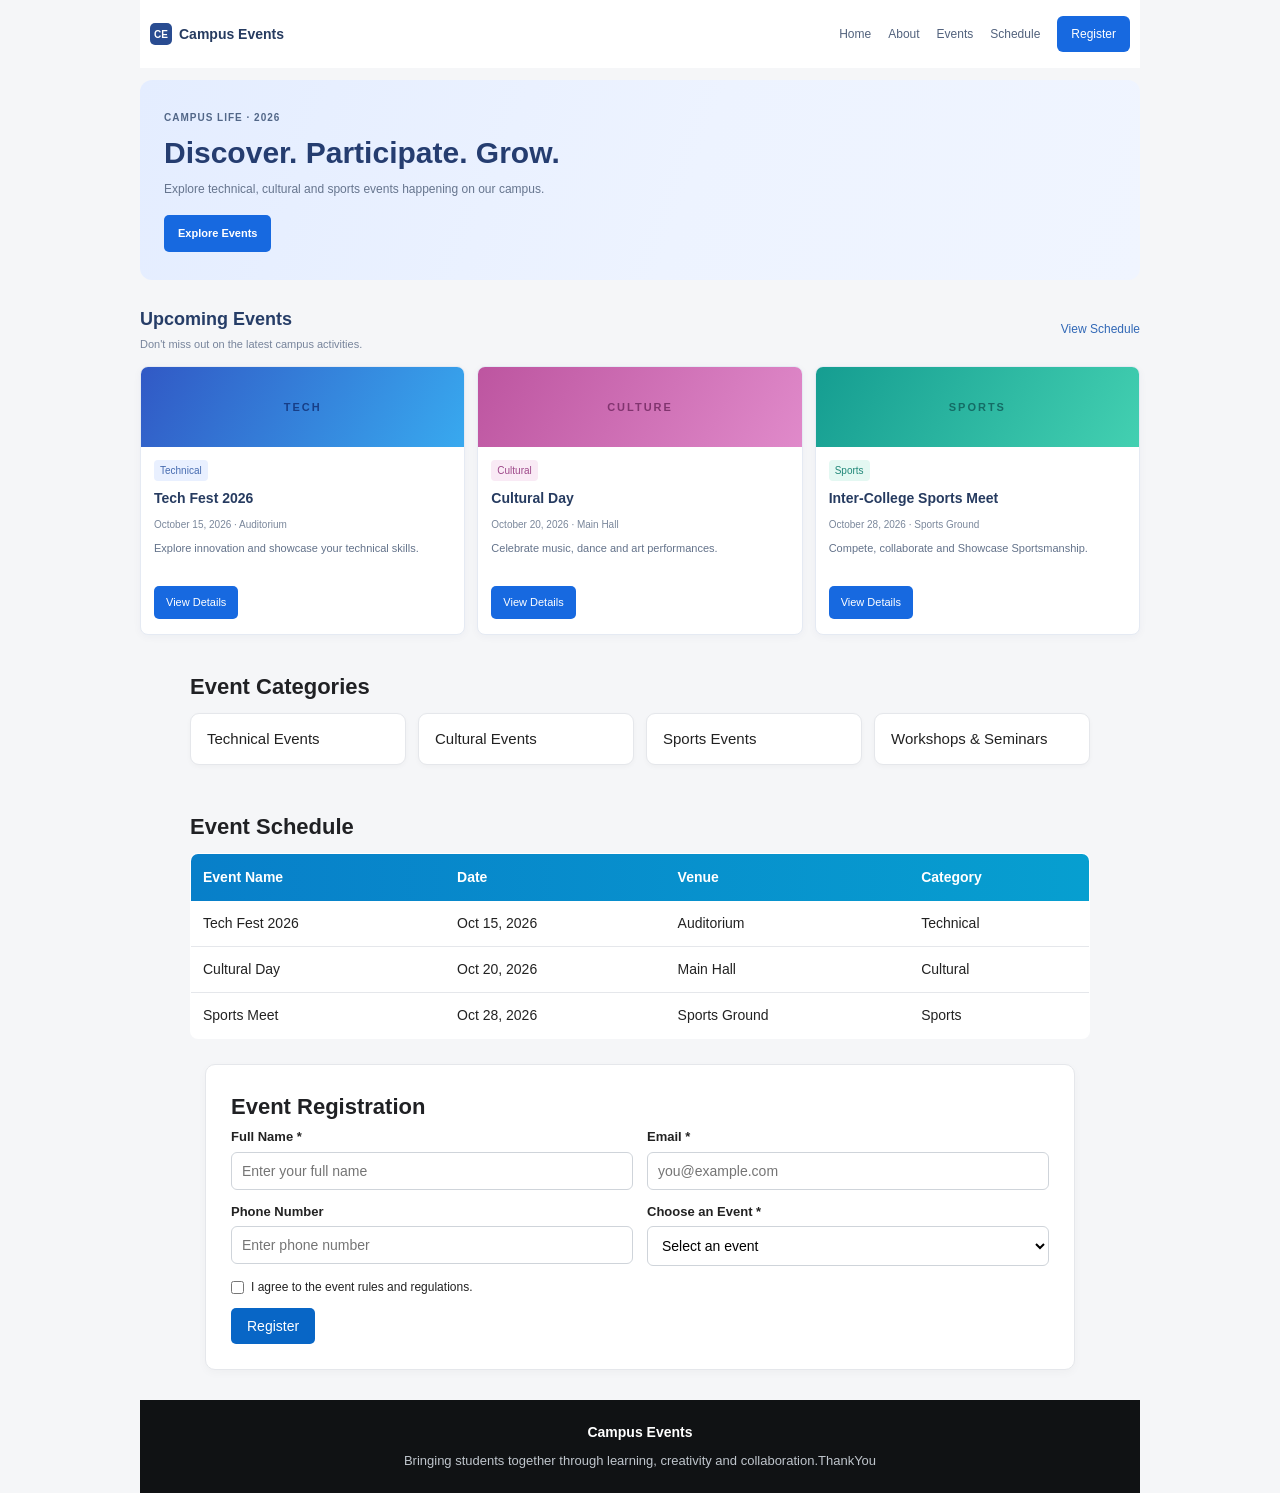
<file: index.html>
<!DOCTYPE html>
<html lang="en">
<head>
    <meta charset="UTF-8">
    <meta name="viewport" content="width=device-width, initial-scale=1.0">

    <title>Campus Events</title>
    <link rel="stylesheet" href="style.css">
</head>
<body>
    <header class="navbar">
        <a href="#home" class="brand">
            <span class="brand-logo">CE</span>
            <span>Campus Events</span>
        </a>
        <nav class="nav-links">
            <a href="#home">Home</a>
            <a href="#about">About</a>
            <a href="#events">Events</a>
            <a href="#schedule">Schedule</a>
            <a href="#register" class="register-btn">Register</a>
        </nav>
    </header>
    <main>
        <section class="hero" id="home">
            <p class="eyebrow">CAMPUS LIFE · 2026</p>
            <h1>
                Discover. Participate. Grow.
            </h1>
            <p class="hero-description">Explore technical, cultural and sports events happening on our campus.</p>
            <a href="#events" class="primary-btn">Explore Events</a>
        </section>
        <section class="events-section" id="events">
            <div class="section-heading">
                <div>
                    <h2>Upcoming Events</h2>
                    <p>Don't miss out on the latest campus activities.</p>
                </div>
                <a href="#schedule" class="schedule-link">View Schedule</a>
            </div>
            <div class="event-grid">
                <article class="event-card">
                    <div class="event-banner tech-banner">TECH</div>
                    <div class="event-content">
                        <span class="event-tag tech-tag">Technical</span>
                        <h3>Tech Fest 2026</h3>
                        <p class="event-date">October 15, 2026 · Auditorium</p>
                        <p class="event-description">Explore innovation and showcase your technical skills.</p>
                        <a href="#register" class="card-btn">View Details</a>
                    </div>
                </article>
                <article class="event-card">
                    <div class="event-banner culture-banner">CULTURE</div>
                    <div class="event-content">
                        <span class="event-tag culture-tag">Cultural</span>
                        <h3>Cultural Day</h3>
                        <p class="event-date">October 20, 2026 · Main Hall</p>
                        <p class="event-description">Celebrate music, dance and art performances.</p>
                        <a href="#register" class="card-btn">View Details</a>
                    </div>
                </article>
                <article class="event-card">
                    <div class="event-banner sports-banner">SPORTS</div>
                    <div class="event-content">
                        <span class="event-tag sports-tag">Sports</span>
                        <h3>Inter-College Sports Meet</h3>
                        <p class="event-date">October 28, 2026 · Sports Ground</p>
                        <p class="event-description">Compete, collaborate and Showcase Sportsmanship.</p>
                        <a href="#register" class="card-btn">View Details</a>
                    </div>
                </article>
            </div>
            <body>
    <main class="container">
        <section class="categories" id="about">
            <h2>Event Categories</h2>
            <div class="category-list">
                <div class="category"><p>Technical Events</p></div>
                <div class="category"><p>Cultural Events</p></div>
                <div class="category"><p>Sports Events</p></div>
                <div class="category"><p>Workshops & Seminars</p></div>
            </div>
        </section>
        <section class="schedule" id="schedule">
            <h2>Event Schedule</h2>
            <table>
                <thead>
                    <tr>
                        <th>Event Name</th>
                        <th>Date</th>
                        <th>Venue</th>
                        <th>Category</th>
                    </tr>
                </thead>
                <tbody>
                    <tr>
                        <td>Tech Fest 2026</td>
                        <td>Oct 15, 2026</td>
                        <td>Auditorium</td>
                        <td>Technical</td>
                    </tr>
                    <tr>
                        <td>Cultural Day</td>
                        <td>Oct 20, 2026</td>
                        <td>Main Hall</td>
                        <td>Cultural</td>
                    </tr>
                    <tr>
                        <td>Sports Meet</td>
                        <td>Oct 28, 2026</td>
                        <td>Sports Ground</td>
                        <td>Sports</td>
                    </tr>
                </tbody>
            </table>
        </section>
        <section class="registration" id="register">
            <h2>Event Registration</h2>
            <form action="#" method="post">
                <div class="form-grid">
                    <div class="form-group">
                        <label for="fullname">Full Name *</label>
                        <input
                            type="text"
                            id="fullname"
                            name="fullname"
                            placeholder="Enter your full name"
                            required
                        >
                    </div>
                    <div class="form-group">
                        <label for="email">Email *</label>
                        <input
                            type="email"
                            id="email"
                            name="email"
                            placeholder="you@example.com"
                            required
                        >
                    </div>
                    <div class="form-group">
                        <label for="phone">Phone Number</label>
                        <input
                            type="tel"
                            id="phone"
                            name="phone"
                            placeholder="Enter phone number"
                        >
                    </div>
                    <div class="form-group">
                        <label for="event">Choose an Event *</label>
                        <select id="event" name="event" required>
                            <option value="">Select an event</option>
                            <option value="tech">Tech Fest 2026</option>
                            <option value="cultural">Cultural Day</option>
                            <option value="sports">Sports Meet</option>
                        </select>
                    </div>
                </div>
                <div class="agreement">
                    <input
                        type="checkbox"
                        id="agree"
                        name="agree"
                        required
                    >
                    <label for="agree">I agree to the event rules and regulations.</label>
                </div>
                <button type="submit">Register</button>
            </form>
        </section>
    </main>
    <footer class="footer">
        <h3>Campus Events</h3>
        <p>Bringing students together through learning, creativity and collaboration.ThankYou</p>
    </footer>
    </main>
</body>
</html>
</file>
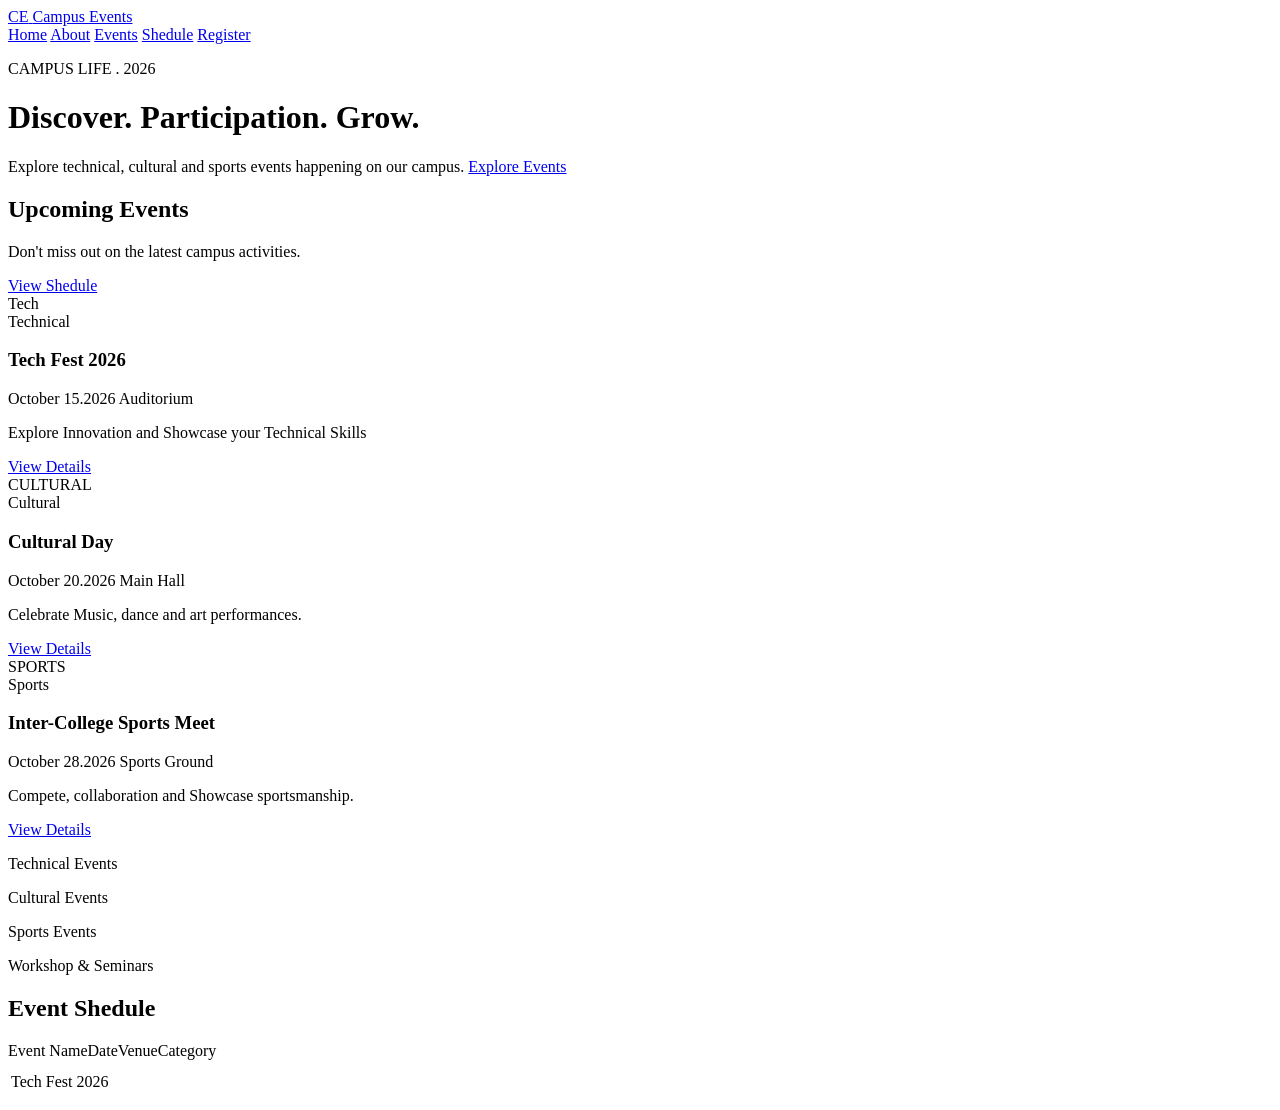
<file: index2.html>
<!DOCTYPE html>
<html lang="en">
<head>
    <meta charset="UTF-8">
    <meta name="viewport" content="width=device-width, initial-scale=1.0">
    <title>Campus events</title>
    <link rel=="stylesheet" href="style2.css"> 
</head>
<body>
    <header class="navbar">
        <a href="home" class="brand">
            <span class="brand-logo">CE</span>
            <span>Campus Events</span>
        </a>
        <nav class="nav-links">
            <a href="#home">Home</a>
            <a href="#about">About</a>
            <a href="#events">Events</a>
            <a href="#shedule">Shedule</a>
            <a href="#register" class="register-btn">Register</a>
        </nav>
    </header>
    <main>
        <section class="hero" id="#home"></section>
        <p class="eyebrow">CAMPUS LIFE . 2026</p>
        <h1>
            Discover. Participation. Grow.
        </h1>
        <p class="hero-description">
            Explore technical, cultural and sports events happening on our campus.
            <a href="#events" class="primary-btn">
                Explore Events
            </a>
            <section class="events-section" id="events">
                <div class="section-heading">
                 <div>
                    <h2>Upcoming Events</h2>
                    <p>Don't miss out on the latest campus activities.</p>
                 </div>
                 <a href="#shedule" class="schedule-link">View Shedule</a>
                </div>
                <div class="event-grid">
                    <article class="event-card">
                        <div class="event-banner tech-banner">Tech</div>
                        <div class="event-content">
                            <span class="event tag tech-tag">Technical</span>
                            <h3>Tech Fest 2026</h3>
                            <p class="event-date">October 15.2026 Auditorium</p>
                            <p class="event-description">Explore Innovation and Showcase your Technical Skills</p>
                            <a href="#register" class="card-btn">View Details</a> 
                        </div>
                    </article>
                    <article class="event-card">
                        <div class="event-banner cultural-banner">CULTURAL</div>
                        <div class="cultural-content">
                            <span class="event tag tech-tag">Cultural</span>
                            <h3>Cultural Day</h3>
                            <p class="cultural-date">October 20.2026 Main Hall</p>
                            <p class="cultural-description">Celebrate Music, dance and art performances.</p>
                            <a href="#register" class="card-btn">View Details</a> 
                        </div>
                    </article>
                    <article class="event-card">
                        <div class="event-banner sports-banner">SPORTS</div>
                        <div class="sports-content">
                            <span class="event tag tech-tag">Sports</span>
                            <h3>Inter-College Sports Meet</h3>
                            <p class="sports-date">October 28.2026 Sports Ground</p>
                            <p class="cultural-description">Compete, collaboration and Showcase sportsmanship.</p>
                            <a href="#register" class="card-btn">View Details</a> 
                        </div>
                    </article>
                </div>
                <body>
                    <main class="container">
                        <section class="categories" id="about">
                            <div class="category-list">
                                <div class="category"><p>Technical Events</p></div>
                            <div class="category-list">
                                <div class="category"><p>Cultural Events</p></div>
                            <div class="category-list">
                                <div class="category"><p>Sports Events</p></div>
                            <div class="category-list">
                                <div class="category"><p>Workshop & Seminars</p></div>
                            </div>
                        </section>
                        <section class="shedule" id="shedule">
                            <h2>Event Shedule</h2>
                            <table>
                                <thead>
                                    <tr>
                                        <tr>Event Name</tr>
                                        <tr>Date</tr>
                                        <tr>Venue</tr>
                                        <tr>Category</tr>
                                    </tr>
                                </thead>
                                <body>
                                    <tr>
                                        <td>Tech Fest 2026</td>
                                        <td></td>
                                    </tr>
                                </body>
                            </table>
                        </section>
                    </main>


        

            </section>
        </p>
    </main>
</body>
<body>
    
</body>
</html>
</file>
<file: style.css>
*{
    box-sizing: border-box;
}
html {
    scroll-behavior: smooth;
}
body {
    margin: 0;
    font-family: Arial, Helvetica, sans-serif;
    background-color: #f5f8ff;
    color: #253858;
    font-size: 14px;
    line-height: 1.6;
}
a {
    text-decoration: none;
}
.navbar {
    max-width: 1000px;
    margin: 0 auto;
    min-height: 68px;
    padding: 14px 10px;

    display: flex;
    justify-content: space-between;
    align-items: center;
    gap: 24px;

    background-color: #ffffff;
}
.brand {
    display: flex;
    align-items: center;
    gap: 7px;

    color: #263b60;
    font-size: 14px;
    font-weight: bold;
    white-space: nowrap;
}
.brand-logo {
    display: inline-flex;
    justify-content: center;
    align-items: center;

    width: 22px;
    height: 22px;
    border-radius: 5px;

    background-color: #294c91;
    color: #ffffff;
    font-size: 10px;
    font-weight: bold;
}
.nav-links {
    display: flex;
    align-items: center;
    gap: 17px;
}
.nav-links a {
    color: #52627d;
    font-size: 12px;
    transition: color 0.3s ease;
}
.nav-links a:hover {
    color: #1769e0;
}
.nav-links .register-btn {
    background-color: #1769e0;
    color: #ffffff;

    padding: 9px 14px;
    border-radius: 6px;
}
.nav-links .register-btn:hover {
    background-color: #104fae;
}
.hero {
    max-width: 1000px;
    margin: 12px auto 0;
    padding: 30px 24px 28px;

    background: linear-gradient(
        110deg,
        #e4edff 0%,
        #edf3ff 55%,
        #f0f5ff 100%
    );

    border-radius: 12px;
}
.eyebrow {
    margin: 0 0 8px;

    color: #526788;
    font-size: 10px;
    font-weight: bold;
    letter-spacing: 1px;
}
.hero h1 {
    margin: 0 0 8px;

    color: #253d70;
    font-size: 30px;
    line-height: 1.3;
    font-weight: 750;
}
.hero h1 span {
    color: #8aa4d4;
}
.hero-description {
    margin: 0 0 17px;

    color: #66758e;
    font-size: 12px;
}
.primary-btn {
    display: inline-block;

    background-color: #1769e0;
    color: #ffffff;

    padding: 10px 14px;
    border-radius: 5px;
    font-size: 11px;
    font-weight: bold;

    transition: background-color 0.3s ease;
}
.primary-btn:hover {
    background-color: #104fae;
}
.events-section {
    max-width: 1000px;
    margin: 26px auto 0;
}
.section-heading {
    display: flex;
    justify-content: space-between;
    align-items: center;
    gap: 20px;
    margin-bottom: 14px;
}
.section-heading h2 {
    margin: 0 0 3px;
    color: #263d67;
    font-size: 18px;
    line-height: 1.5;
}
.section-heading p {
    margin: 0;
    color: #77849b;
    font-size: 11px;
}
.schedule-link {
    color: #3168b6;
    font-size: 12px;
    white-space: nowrap;
}
.schedule-link:hover {
    color: #104fae;
}
.event-grid {
    display: grid;
    grid-template-columns: repeat(3, minmax(0, 1fr));
    gap: 12px;
}
.event-card {
    overflow: hidden;

    background-color: #ffffff;
    border: 1px solid #e5eaf3;
    border-radius: 8px;
    box-shadow: 0 2px 8px rgba(36, 59, 99, 0.04);
    transition: transform 0.25s ease,
                box-shadow 0.25s ease;
}
.event-card:hover {
    transform: translateY(-3px);
    box-shadow: 0 7px 18px rgba(36, 59, 99, 0.10);
}
.event-banner {
    height: 80px;
    display: flex;
    justify-content: center;
    align-items: center;
    font-size: 11px;
    font-weight: bold;
    letter-spacing: 2px;
}
.tech-banner {
    background: linear-gradient(120deg, #3159c5, #38a9ef);
    color: #173e87;
}
.culture-banner {
    background: linear-gradient(120deg, #bd55a0, #e08aca);
    color: #81346f;
}
.sports-banner {
    background: linear-gradient(120deg, #159d91, #43d0b1);
    color: #146c65;
}
.event-content {
    padding: 12px 13px 15px;
}
.event-tag {
    display: inline-block;

    padding: 3px 6px;
    border-radius: 4px;
    font-size: 10px;
}
.tech-tag {
    background-color: #e9f0ff;
    color: #466bb0;
}
.culture-tag {
    background-color: #f9eaf5;
    color: #9d4789;
}
.sports-tag {
    background-color: #e4f8f2;
    color: #218778;
}
.event-content h3 {
    margin: 7px 0 8px;

    color: #263b60;
    font-size: 14px;
    line-height: 1.5;
}
.event-date {
    margin: 0 0 8px;
    color: #7a879b;
    font-size: 10px;
}
.event-description {
    min-height: 34px;
    margin: 0 0 12px;
    color: #63728a;
    font-size: 11px;
    line-height: 1.6;
}
.card-btn {
    display: inline-block;

    padding: 8px 12px;
    border-radius: 5px;
    background-color: #1769e0;
    color: #ffffff;
    font-size: 11px;
    transition: background-color 0.3s ease;
}
.card-btn:hover {
    background-color: #104fae;
}
.extra-section {
    max-width: 1000px;
    margin: 24px auto;
    padding: 22px;
    background-color: #ffffff;
    border: 1px solid #e5eaf3;
    border-radius: 8px;
}
.extra-section h2 {
    margin-top: 0;
    color: #263d67;
}
@media (max-width: 1050px) {
    .navbar,
    .hero,
    .events-section,
    .extra-section {
        margin-left: 20px;
        margin-right: 20px;
    }
}
@media (max-width: 650px) {
    .navbar {
        flex-direction: column;
        align-items: flex-start;
        gap: 14px;
    }
    .nav-links {
        flex-wrap: wrap;
        gap: 12px;
    }
    .hero {
        padding: 25px 18px;
    }
    .hero h1 {
        font-size: 25px;
    }
    .events-section {
        margin-top: 22px;
    }
    .event-grid {
        grid-template-columns: 1fr;
    }
    .section-heading {
        align-items: flex-start;
    }
}
* {
    box-sizing: border-box;
}
body {
    font-family: Arial, sans-serif;
    background-color: #f5f6f8;
    color: #222222;
    margin: 0;
    line-height: 1.5;
}
.container {
    width: 90%;
    max-width: 1050px;
    margin: 35px auto 25px;
}
h2 {
    font-size: 22px;
    margin: 0 0 10px;
    color: #202124;
}
.categories {
    margin-bottom: 45px;
}
.category-list {
    display: flex;
    gap: 12px;
    flex-wrap: wrap;
}
.category {
    flex: 1 1 200px;
    display: flex;
    align-items: center;
    gap: 12px;
    padding: 14px 16px;
    background-color: #ffffff;
    border: 1px solid #e5e7eb;
    border-radius: 9px;
    box-shadow: 0 2px 5px rgba(0, 0, 0, 0.03);
    transition: background-color 0.2s, border-color 0.2s;
}
.category span {
    font-size: 17px;
}
.category p {
    margin: 0;
    font-size: 15px;
}
.category:hover {
    background-color: #edf4ff;
    border-color: #b9d4ff;
}
.schedule {
    margin-bottom: 25px;
}
table {
    width: 100%;
    border-collapse: collapse;
    background-color: #ffffff;
    border: 1px solid #e1e5ea;
    border-radius: 8px;
    overflow: hidden;
}
thead {
    background: linear-gradient(90deg, #087fc9, #079fd0);
    color: #ffffff;
}
th {
    text-align: left;
    padding: 13px 12px;
    font-size: 14px;
    font-weight: bold;
}
td {
    padding: 12px;
    font-size: 14px;
    border-bottom: 1px solid #e5e7eb;
}
tbody tr:last-child td {
    border-bottom: none;
}
tbody tr:hover {
    background-color: #f2f7fc;
}
.registration {
    background-color: #ffffff;
    padding: 25px;
    border: 1px solid #e5e7eb;
    border-radius: 10px;
    box-shadow: 0 3px 10px rgba(0, 0, 0, 0.03);
    margin: 0 15px 30px;
}
.registration h2 {
    margin-bottom: 4px;
}
.form-grid {
    display: grid;
    grid-template-columns: 1fr 1fr;
    gap: 12px 14px;
}
.form-group {
    display: flex;
    flex-direction: column;
    gap: 5px;
}
.form-group label {
    font-size: 13px;
    font-weight: bold;
}
.form-group input,
.form-group select {
    width: 100%;
    padding: 10px;
    border: 1px solid #cfd4da;
    border-radius: 6px;
    font-family: inherit;
    font-size: 14px;
    background-color: #ffffff;
}
.form-group input:focus,
.form-group select:focus {
    outline: 2px solid #b7d8ff;
    border-color: #1683df;
}
.agreement {
    display: flex;
    align-items: center;
    gap: 7px;
    margin: 12px 0;
}
.agreement input {
    margin: 0;
}
.agreement label {
    font-size: 12px;
}
button {
    background-color: #0866c6;
    color: #ffffff;
    border: none;
    border-radius: 5px;
    padding: 10px 16px;
    font-size: 14px;
    cursor: pointer;
}
button:hover {
    background-color: #064f9b;
}
.footer {
    background-color: #101214;
    color: #ffffff;
    text-align: center;
    padding: 22px 15px;
}
.footer h3 {
    font-size: 14px;
    margin: 0 0 8px;
}
.footer p {
    color: #bfc5cc;
    font-size: 13px;
    margin: 0;
}
@media (max-width: 600px) {
    .container {
        width: 92%;
        margin-top: 22px;
    }
    .form-grid {
        grid-template-columns: 1fr;
    }
    .registration {
        margin-left: 0;
        margin-right: 0;
        padding: 18px;
    }
    .category {
        flex-basis: 100%;
    }
    .schedule {
        overflow-x: auto;
    }
    table {
        min-width: 600px;
    }
}
</file>
<file: style2.css>
{
    box-sizing=border-box;
}
html{
    scroll-behavior:  smooth;
}
body{
    margin: 0;
    font-family: Arial, Helvetica, sans-serif;
    background-color: azure;
    color: lightblue;
    font-size: 10px;
    line-height: 2;

}
</file>
